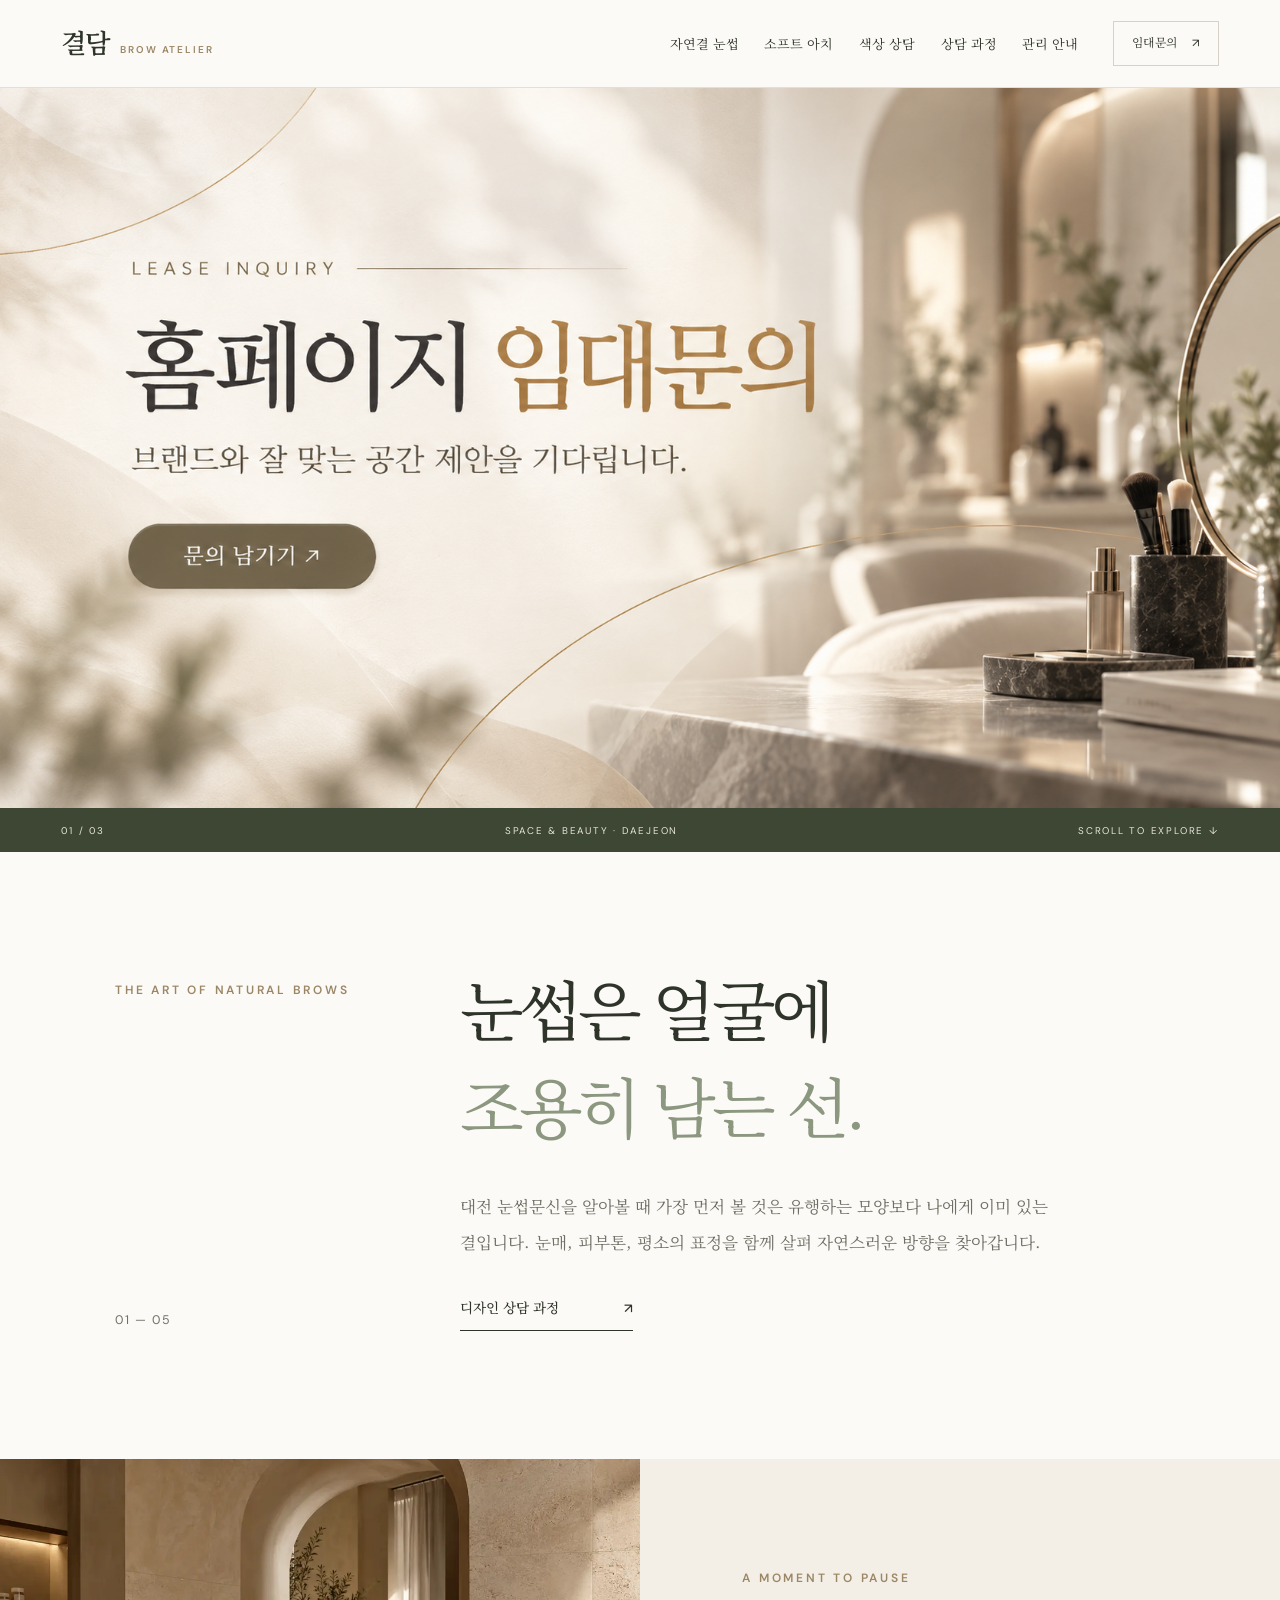
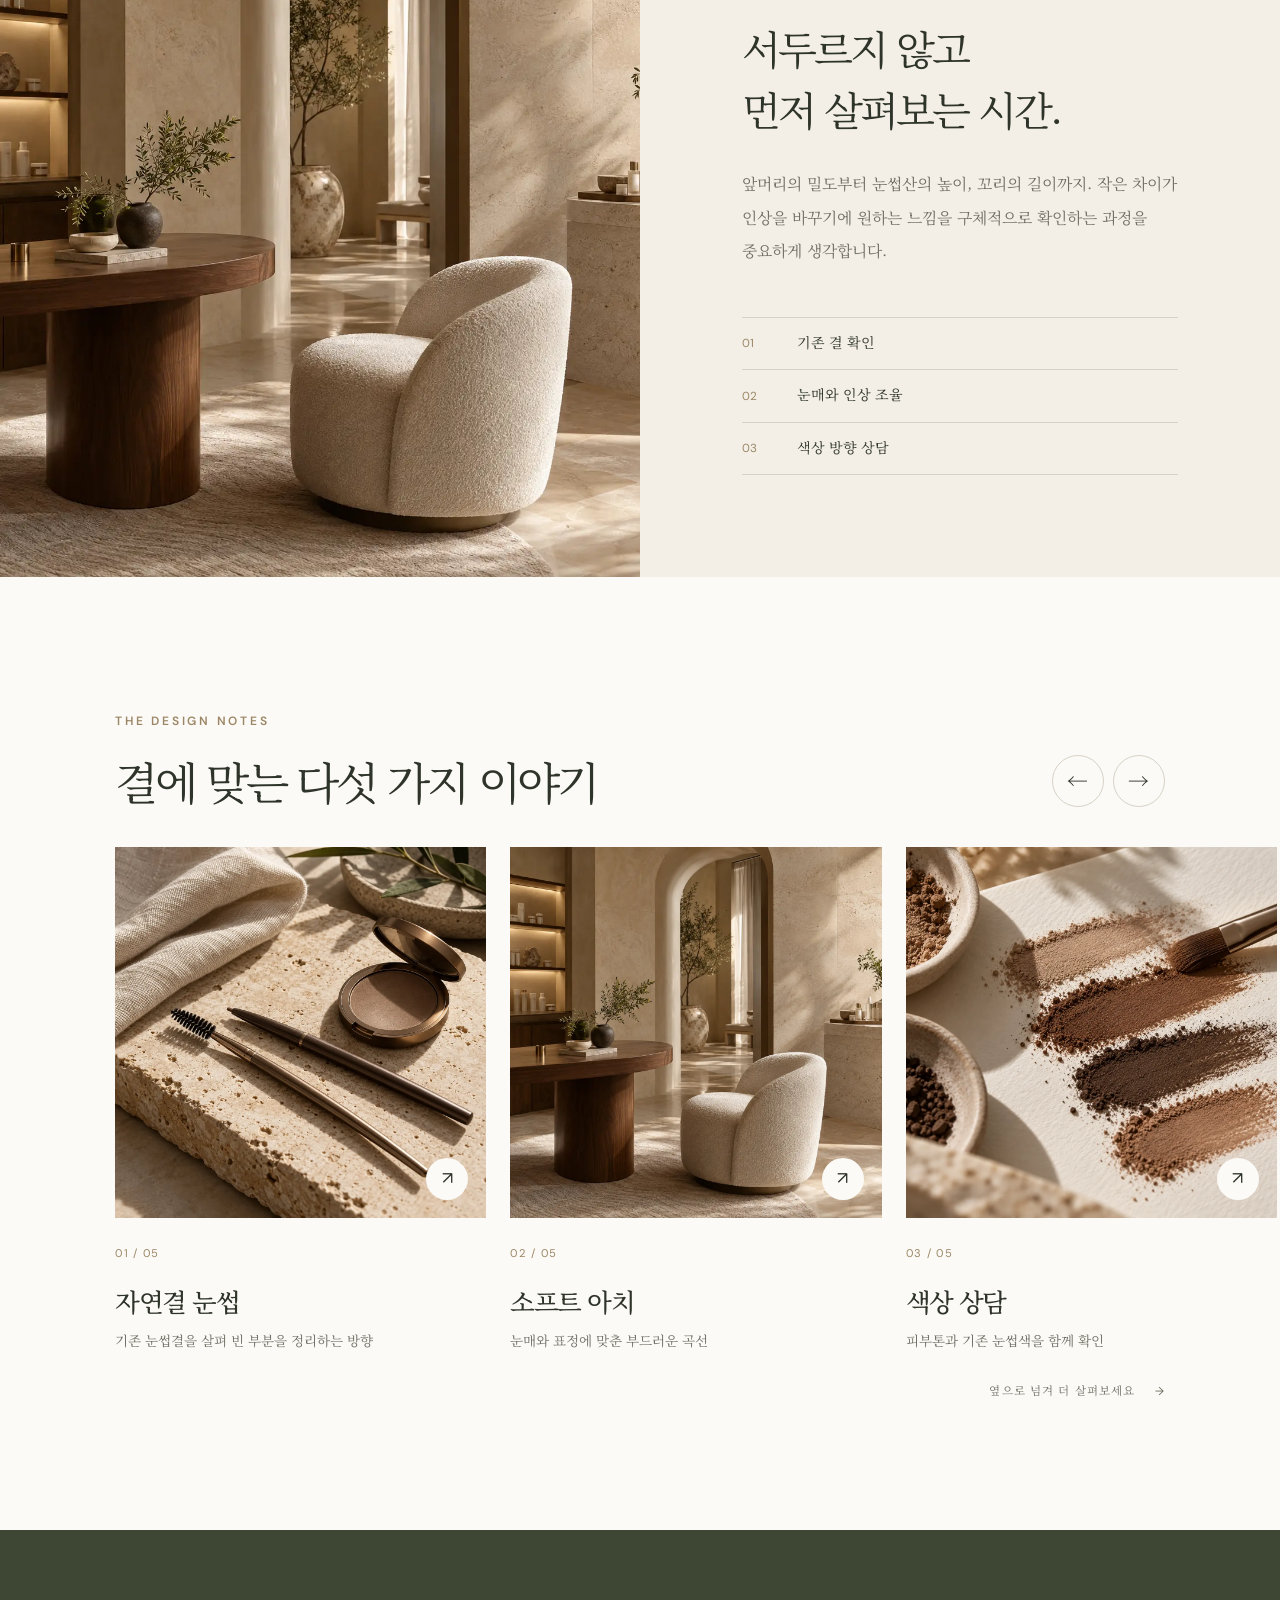
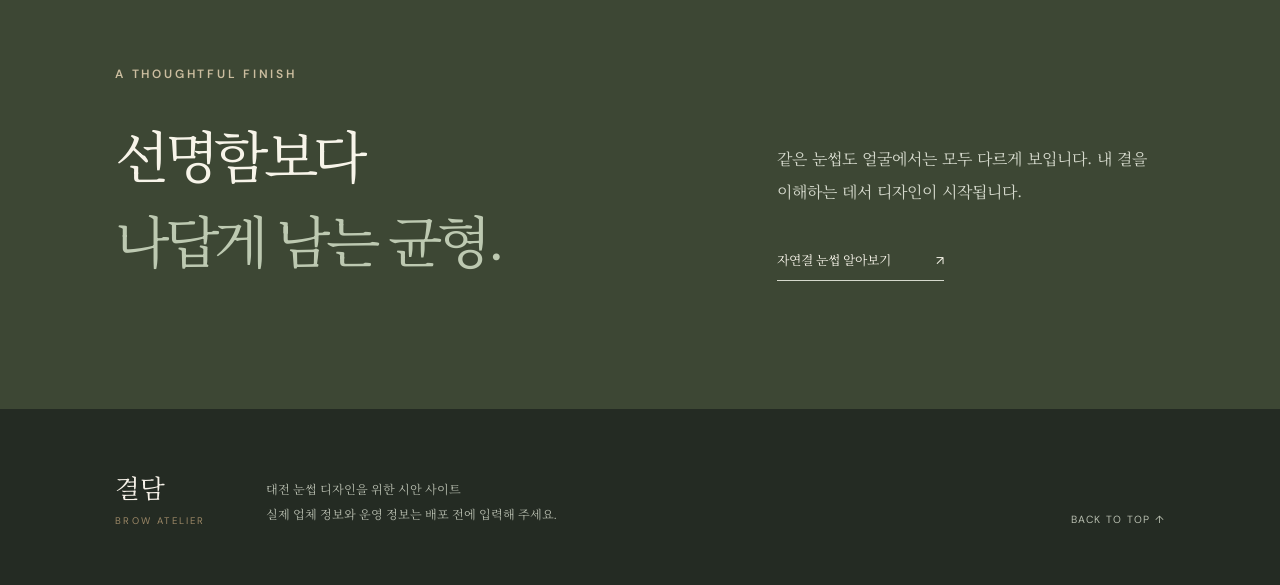
<file: index.html>
<!doctype html><html lang="ko"><head><meta charset="utf-8">
<meta name="viewport" content="width=device-width, initial-scale=1">
<title>대전 눈썹문신 잘하는 곳 | 자연눈썹·섀도우눈썹·콤보눈썹·헤어스트록·반영구수강·입술문신</title>
<meta name="description" content="대전 눈썹문신 잘하는 곳을 찾으신다면? 대전 서구 둔산동·월평동·탄방동 전문 토탈 뷰티샵 ">
<link rel="canonical" href="https://daejeon-eyebrow.tambleofficial.workers.dev/">
<meta property="og:type" content="website"><meta property="og:locale" content="ko_KR">
<meta property="og:site_name" content=""대전 눈썹문신 잘하는 곳"><meta property="og:title" content="대전 눈썹문신 잘하는 곳 | 자연눈썹·섀도우눈썹·콤보눈썹·헤어스트록·반영구수강·입술문신">
<meta property="og:description" content="대전 눈썹문신 잘하는 곳을 찾으신다면? 대전 서구 둔산동·월평동·탄방동 전문 토탈 뷰티샵">
<meta property="og:url" content="https://daejeon-eyebrow.tambleofficial.workers.dev/">
<meta property="og:image" content="https://daejeon-eyebrow.tambleofficial.workers.dev/assets/images/lease-inquiry.png">
<script type="application/ld+json">{"@context":"https://schema.org","@type":"ItemList","name":"결담 브로우 눈썹 디자인 안내","itemListElement":[{"@type":"ListItem","position":1,"name":"자연결 눈썹","image":"https://daejeon-eyebrow.tambleofficial.workers.dev/assets/images/brow.webp","url":"https://daejeon-eyebrow.tambleofficial.workers.dev/natural/"},{"@type":"ListItem","position":2,"name":"소프트 아치","image":"https://daejeon-eyebrow.tambleofficial.workers.dev/assets/images/studio.webp","url":"https://daejeon-eyebrow.tambleofficial.workers.dev/soft-arch/"},{"@type":"ListItem","position":3,"name":"색상 상담","image":"https://daejeon-eyebrow.tambleofficial.workers.dev/assets/images/color.webp","url":"https://daejeon-eyebrow.tambleofficial.workers.dev/color/"},{"@type":"ListItem","position":4,"name":"상담 과정","image":"https://daejeon-eyebrow.tambleofficial.workers.dev/assets/images/consult.webp","url":"https://daejeon-eyebrow.tambleofficial.workers.dev/process/"},{"@type":"ListItem","position":5,"name":"관리 안내","image":"https://daejeon-eyebrow.tambleofficial.workers.dev/assets/images/care.webp","url":"https://daejeon-eyebrow.tambleofficial.workers.dev/aftercare/"}]}</script>
<link rel="alternate" type="application/rss+xml" title="결담 브로우 RSS" href="https://daejeon-eyebrow.tambleofficial.workers.dev/rss.xml">
<link rel="describedby" href="https://daejeon-eyebrow.tambleofficial.workers.dev/llms.txt" type="text/plain">
<link rel="stylesheet" href="/assets/css/style.css">
<script src="/assets/js/site.js" defer></script>
</head><body><header class="site-header"><a class="brand" href="/" aria-label="결담 브로우 홈"><span class="brand-ko">결담</span><span class="brand-en">BROW ATELIER</span></a><button class="menu-button" aria-expanded="false" aria-controls="site-nav" type="button">MENU <span aria-hidden="true">☰</span></button><nav id="site-nav" class="site-nav" aria-label="주요 메뉴"><a href="/natural/" >자연결 눈썹</a><a href="/soft-arch/" >소프트 아치</a><a href="/color/" >색상 상담</a><a href="/process/" >상담 과정</a><a href="/aftercare/" >관리 안내</a></nav><a class="header-contact" href="https://pf.kakao.com/_QqyKn" target="_blank" rel="noopener noreferrer">임대문의 <span aria-hidden="true">↗</span></a></header><main><section class="hero-banner" aria-label="임대문의"><a href="https://pf.kakao.com/_QqyKn" target="_blank" rel="noopener noreferrer" aria-label="카카오 채널에서 임대문의하기 (새 창)"><img src="/assets/images/lease-inquiry.png" alt="홈페이지 임대문의. 브랜드와 잘 맞는 공간 제안을 기다립니다. 문의 남기기" width="1672" height="941" fetchpriority="high"></a><div class="hero-mobile-copy"><span class="eyebrow">LEASE INQUIRY</span><h2>홈페이지 <em>임대문의</em></h2><p>브랜드와 잘 맞는 공간 제안을 기다립니다.</p><a href="https://pf.kakao.com/_QqyKn" target="_blank" rel="noopener noreferrer">문의 남기기 <span aria-hidden="true">↗</span></a></div><div class="hero-caption"><span>01 / 03</span><span>SPACE &amp; BEAUTY · DAEJEON</span><span>SCROLL TO EXPLORE ↓</span></div></section><section class="intro" id="designs"><div class="intro-side"><span class="eyebrow">THE ART OF NATURAL BROWS</span><span class="intro-number">01 — 05</span></div><div class="intro-main"><h1>눈썹은 얼굴에<br><em>조용히 남는 선.</em></h1><p>대전 눈썹문신을 알아볼 때 가장 먼저 볼 것은 유행하는 모양보다 나에게 이미 있는 결입니다. 눈매, 피부톤, 평소의 표정을 함께 살펴 자연스러운 방향을 찾아갑니다.</p><a class="text-link" href="/process/">디자인 상담 과정 <span aria-hidden="true">↗</span></a></div></section><section class="studio-feature"><div class="studio-photo"><img src="/assets/images/studio.webp" alt="따뜻한 자연광이 드는 차분한 상담 공간" width="1024" height="1024" loading="lazy"></div><div class="studio-copy"><span class="eyebrow">A MOMENT TO PAUSE</span><h2>서두르지 않고<br>먼저 살펴보는 시간.</h2><p>앞머리의 밀도부터 눈썹산의 높이, 꼬리의 길이까지. 작은 차이가 인상을 바꾸기에 원하는 느낌을 구체적으로 확인하는 과정을 중요하게 생각합니다.</p><div class="studio-rule"><span>01</span><span>기존 결 확인</span></div><div class="studio-rule"><span>02</span><span>눈매와 인상 조율</span></div><div class="studio-rule"><span>03</span><span>색상 방향 상담</span></div></div></section><section class="carousel-section" aria-label="눈썹 디자인 안내"><div class="section-heading"><div><span class="eyebrow">THE DESIGN NOTES</span><h2>결에 맞는 다섯 가지 이야기</h2></div><div class="carousel-controls"><button type="button" class="prev" aria-label="이전 카드">←</button><button type="button" class="next" aria-label="다음 카드">→</button></div></div><div class="carousel" tabindex="0"><article class="card"><a href="/natural/"><div class="card-image"><img src="/assets/images/brow.webp" alt="자연결 눈썹 안내 이미지" loading="lazy" width="1024" height="1024"><span class="card-image-link" aria-hidden="true">↗</span></div><div class="card-copy"><span class="number">01 / 05</span><h3>자연결 눈썹</h3><p>기존 눈썹결을 살펴 빈 부분을 정리하는 방향</p></div></a></article><article class="card"><a href="/soft-arch/"><div class="card-image"><img src="/assets/images/studio.webp" alt="소프트 아치 안내 이미지" loading="lazy" width="1024" height="1024"><span class="card-image-link" aria-hidden="true">↗</span></div><div class="card-copy"><span class="number">02 / 05</span><h3>소프트 아치</h3><p>눈매와 표정에 맞춘 부드러운 곡선</p></div></a></article><article class="card"><a href="/color/"><div class="card-image"><img src="/assets/images/color.webp" alt="색상 상담 안내 이미지" loading="lazy" width="1024" height="1024"><span class="card-image-link" aria-hidden="true">↗</span></div><div class="card-copy"><span class="number">03 / 05</span><h3>색상 상담</h3><p>피부톤과 기존 눈썹색을 함께 확인</p></div></a></article><article class="card"><a href="/process/"><div class="card-image"><img src="/assets/images/consult.webp" alt="상담 과정 안내 이미지" loading="lazy" width="1024" height="1024"><span class="card-image-link" aria-hidden="true">↗</span></div><div class="card-copy"><span class="number">04 / 05</span><h3>상담 과정</h3><p>모양을 결정하기 전 확인할 것들</p></div></a></article><article class="card"><a href="/aftercare/"><div class="card-image"><img src="/assets/images/care.webp" alt="관리 안내 안내 이미지" loading="lazy" width="1024" height="1024"><span class="card-image-link" aria-hidden="true">↗</span></div><div class="card-copy"><span class="number">05 / 05</span><h3>관리 안내</h3><p>시술 후 일상 관리에서 살필 점</p></div></a></article></div><p class="carousel-hint">옆으로 넘겨 더 살펴보세요 <span aria-hidden="true">→</span></p></section><section class="statement"><div><span class="eyebrow">A THOUGHTFUL FINISH</span><h2>선명함보다<br><em>나답게 남는 균형.</em></h2></div><div><p>같은 눈썹도 얼굴에서는 모두 다르게 보입니다. 내 결을 이해하는 데서 디자인이 시작됩니다.</p><a class="light-link" href="/natural/">자연결 눈썹 알아보기 <span aria-hidden="true">↗</span></a></div></section></main><footer class="footer"><div class="footer-brand">결담 <span>BROW ATELIER</span></div><div class="footer-note"><p>대전 눈썹 디자인을 위한 시안 사이트</p><p>실제 업체 정보와 운영 정보는 배포 전에 입력해 주세요.</p></div><a href="/">BACK TO TOP ↑</a></footer></body></html>
</file>
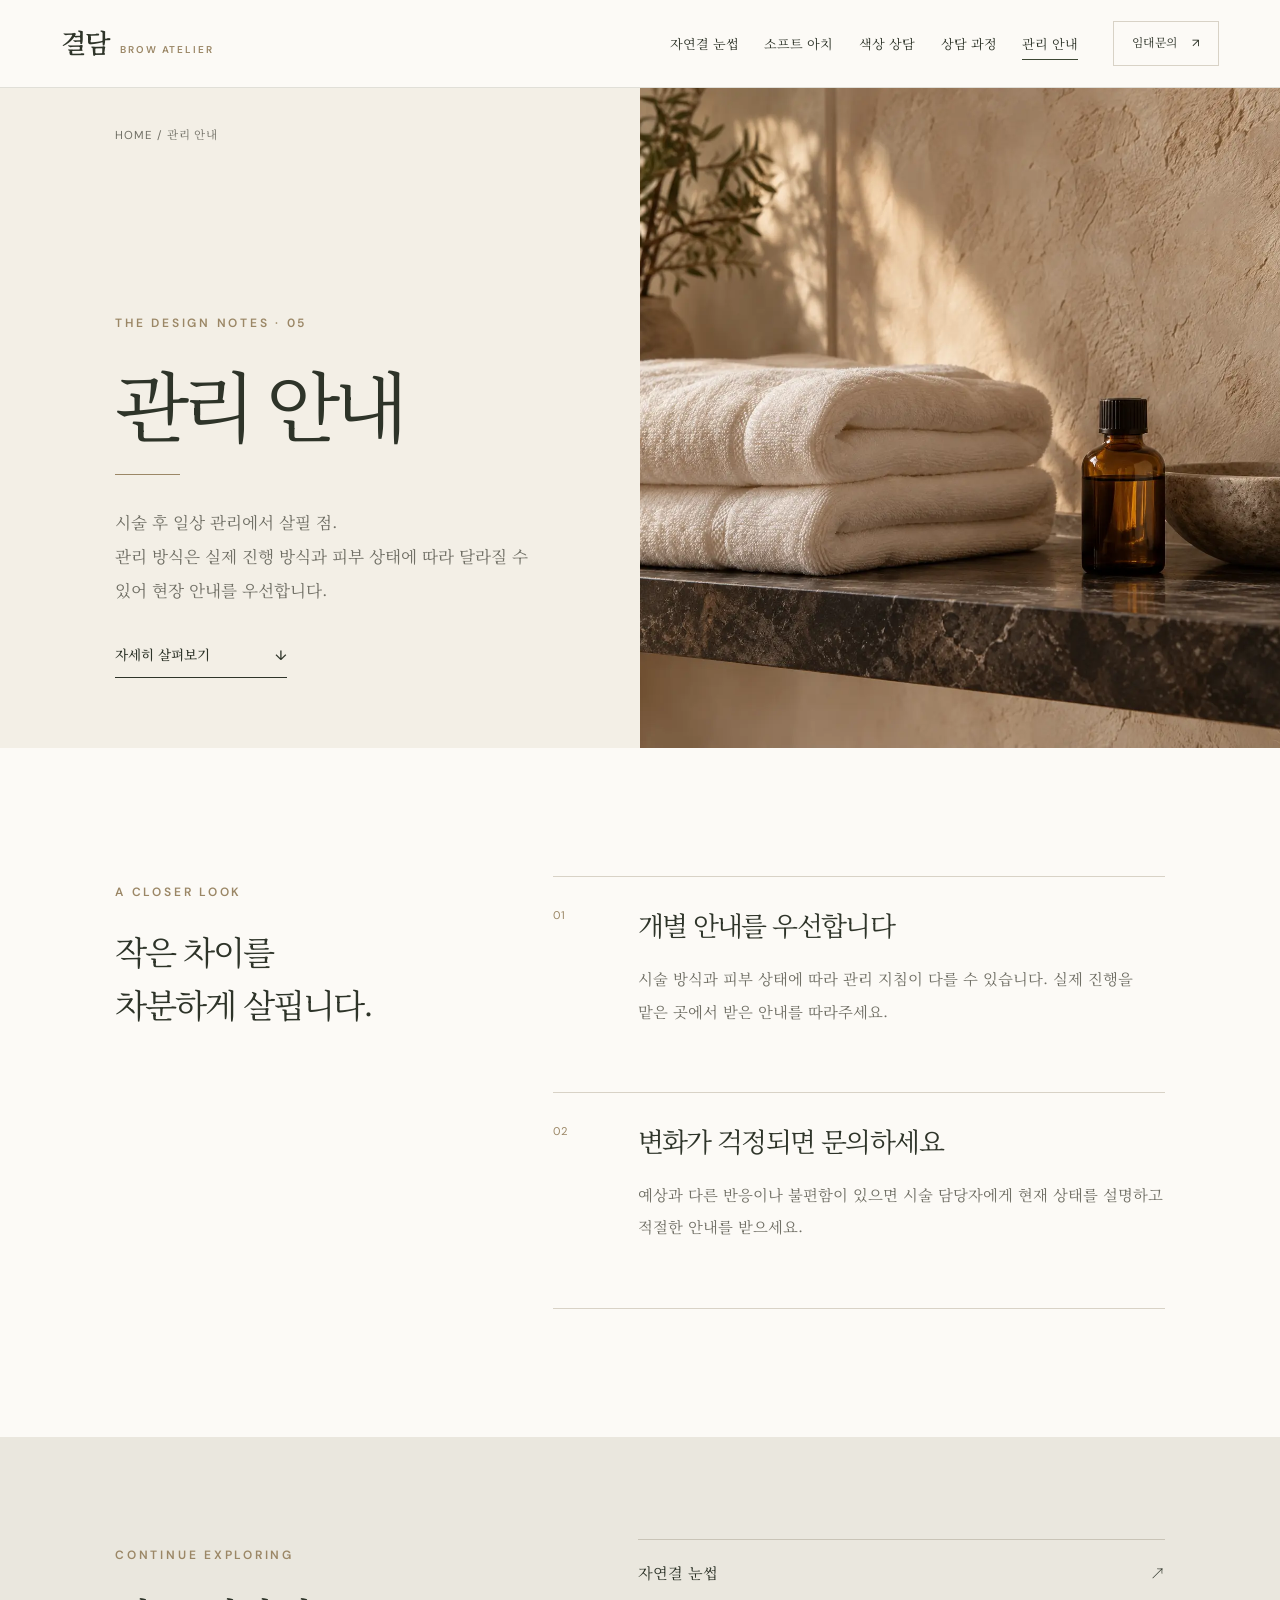
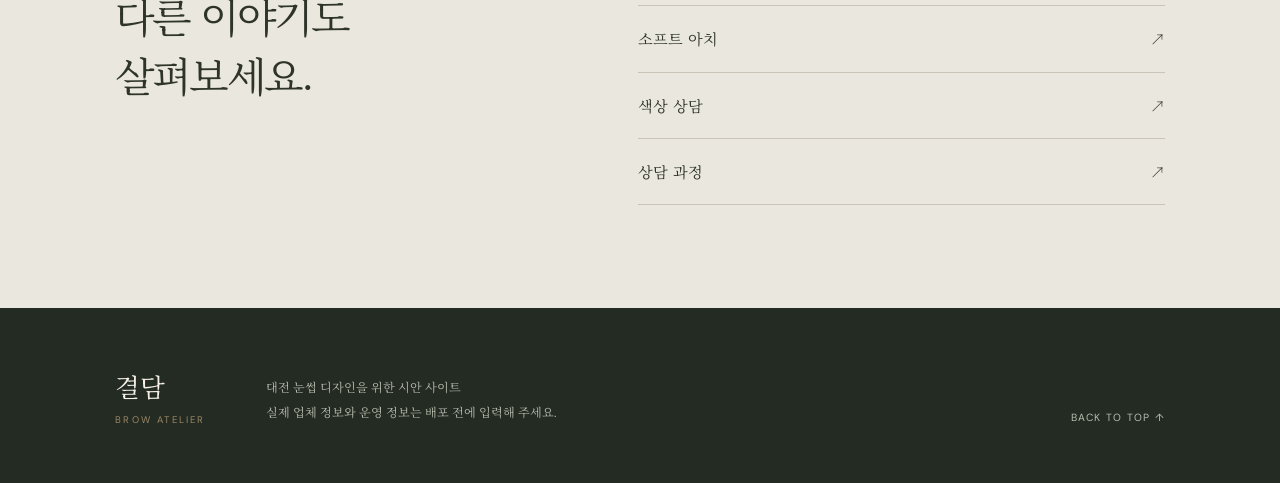
<file: aftercare/index.html>
<!doctype html><html lang="ko"><head><meta charset="utf-8">
<meta name="viewport" content="width=device-width, initial-scale=1">
<title>관리 안내 | 대전 눈썹문신 · 결담 브로우</title>
<meta name="description" content="대전 눈썹문신 관리 안내 안내. 관리 방식은 실제 진행 방식과 피부 상태에 따라 달라질 수 있어 현장 안내를 우선합니다.">
<link rel="canonical" href="https://daejeon-eyebrow.tambleofficial.workers.dev/aftercare/">
<meta property="og:type" content="website"><meta property="og:locale" content="ko_KR">
<meta property="og:site_name" content="결담 브로우"><meta property="og:title" content="관리 안내 | 대전 눈썹문신 · 결담 브로우">
<meta property="og:description" content="대전 눈썹문신 관리 안내 안내. 관리 방식은 실제 진행 방식과 피부 상태에 따라 달라질 수 있어 현장 안내를 우선합니다.">
<meta property="og:url" content="https://daejeon-eyebrow.tambleofficial.workers.dev/aftercare/">
<meta property="og:image" content="https://daejeon-eyebrow.tambleofficial.workers.dev/assets/images/care.webp">
<link rel="alternate" type="application/rss+xml" title="결담 브로우 RSS" href="https://daejeon-eyebrow.tambleofficial.workers.dev/rss.xml">
<link rel="describedby" href="https://daejeon-eyebrow.tambleofficial.workers.dev/llms.txt" type="text/plain">
<link rel="stylesheet" href="/assets/css/style.css">
<script src="/assets/js/site.js" defer></script>
</head><body><header class="site-header"><a class="brand" href="/" aria-label="결담 브로우 홈"><span class="brand-ko">결담</span><span class="brand-en">BROW ATELIER</span></a><button class="menu-button" aria-expanded="false" aria-controls="site-nav" type="button">MENU <span aria-hidden="true">☰</span></button><nav id="site-nav" class="site-nav" aria-label="주요 메뉴"><a href="/natural/" >자연결 눈썹</a><a href="/soft-arch/" >소프트 아치</a><a href="/color/" >색상 상담</a><a href="/process/" >상담 과정</a><a href="/aftercare/" aria-current=page>관리 안내</a></nav><a class="header-contact" href="https://pf.kakao.com/_QqyKn" target="_blank" rel="noopener noreferrer">임대문의 <span aria-hidden="true">↗</span></a></header><main><section class="detail-hero"><div class="detail-heading"><div class="breadcrumb"><a href="/">HOME</a><span> / </span>관리 안내</div><span class="eyebrow">THE DESIGN NOTES · 05</span><h1>관리 안내</h1><span class="heading-line"></span><p class="lead">시술 후 일상 관리에서 살필 점.<br>관리 방식은 실제 진행 방식과 피부 상태에 따라 달라질 수 있어 현장 안내를 우선합니다.</p><a class="text-link" href="#read-more">자세히 살펴보기 <span aria-hidden="true">↓</span></a></div><div class="detail-image"><img src="/assets/images/care.webp" alt="관리 안내 안내 이미지" width="1024" height="1024"></div></section><div class="detail-content" id="read-more"><div class="detail-kicker"><span class="eyebrow">A CLOSER LOOK</span><p>작은 차이를<br>차분하게 살핍니다.</p></div><div class="detail-text"><section class="detail-block"><span class="number">01</span><div><h2>개별 안내를 우선합니다</h2><p>시술 방식과 피부 상태에 따라 관리 지침이 다를 수 있습니다. 실제 진행을 맡은 곳에서 받은 안내를 따라주세요.</p></div></section><section class="detail-block"><span class="number">02</span><div><h2>변화가 걱정되면 문의하세요</h2><p>예상과 다른 반응이나 불편함이 있으면 시술 담당자에게 현재 상태를 설명하고 적절한 안내를 받으세요.</p></div></section></div></div><section class="related"><div><span class="eyebrow">CONTINUE EXPLORING</span><h2>다른 이야기도<br>살펴보세요.</h2></div><div class="related-links"><a href="/natural/"><span>자연결 눈썹</span><span aria-hidden="true">↗</span></a><a href="/soft-arch/"><span>소프트 아치</span><span aria-hidden="true">↗</span></a><a href="/color/"><span>색상 상담</span><span aria-hidden="true">↗</span></a><a href="/process/"><span>상담 과정</span><span aria-hidden="true">↗</span></a></div></section></main><footer class="footer"><div class="footer-brand">결담 <span>BROW ATELIER</span></div><div class="footer-note"><p>대전 눈썹 디자인을 위한 시안 사이트</p><p>실제 업체 정보와 운영 정보는 배포 전에 입력해 주세요.</p></div><a href="/">BACK TO TOP ↑</a></footer></body></html>
</file>
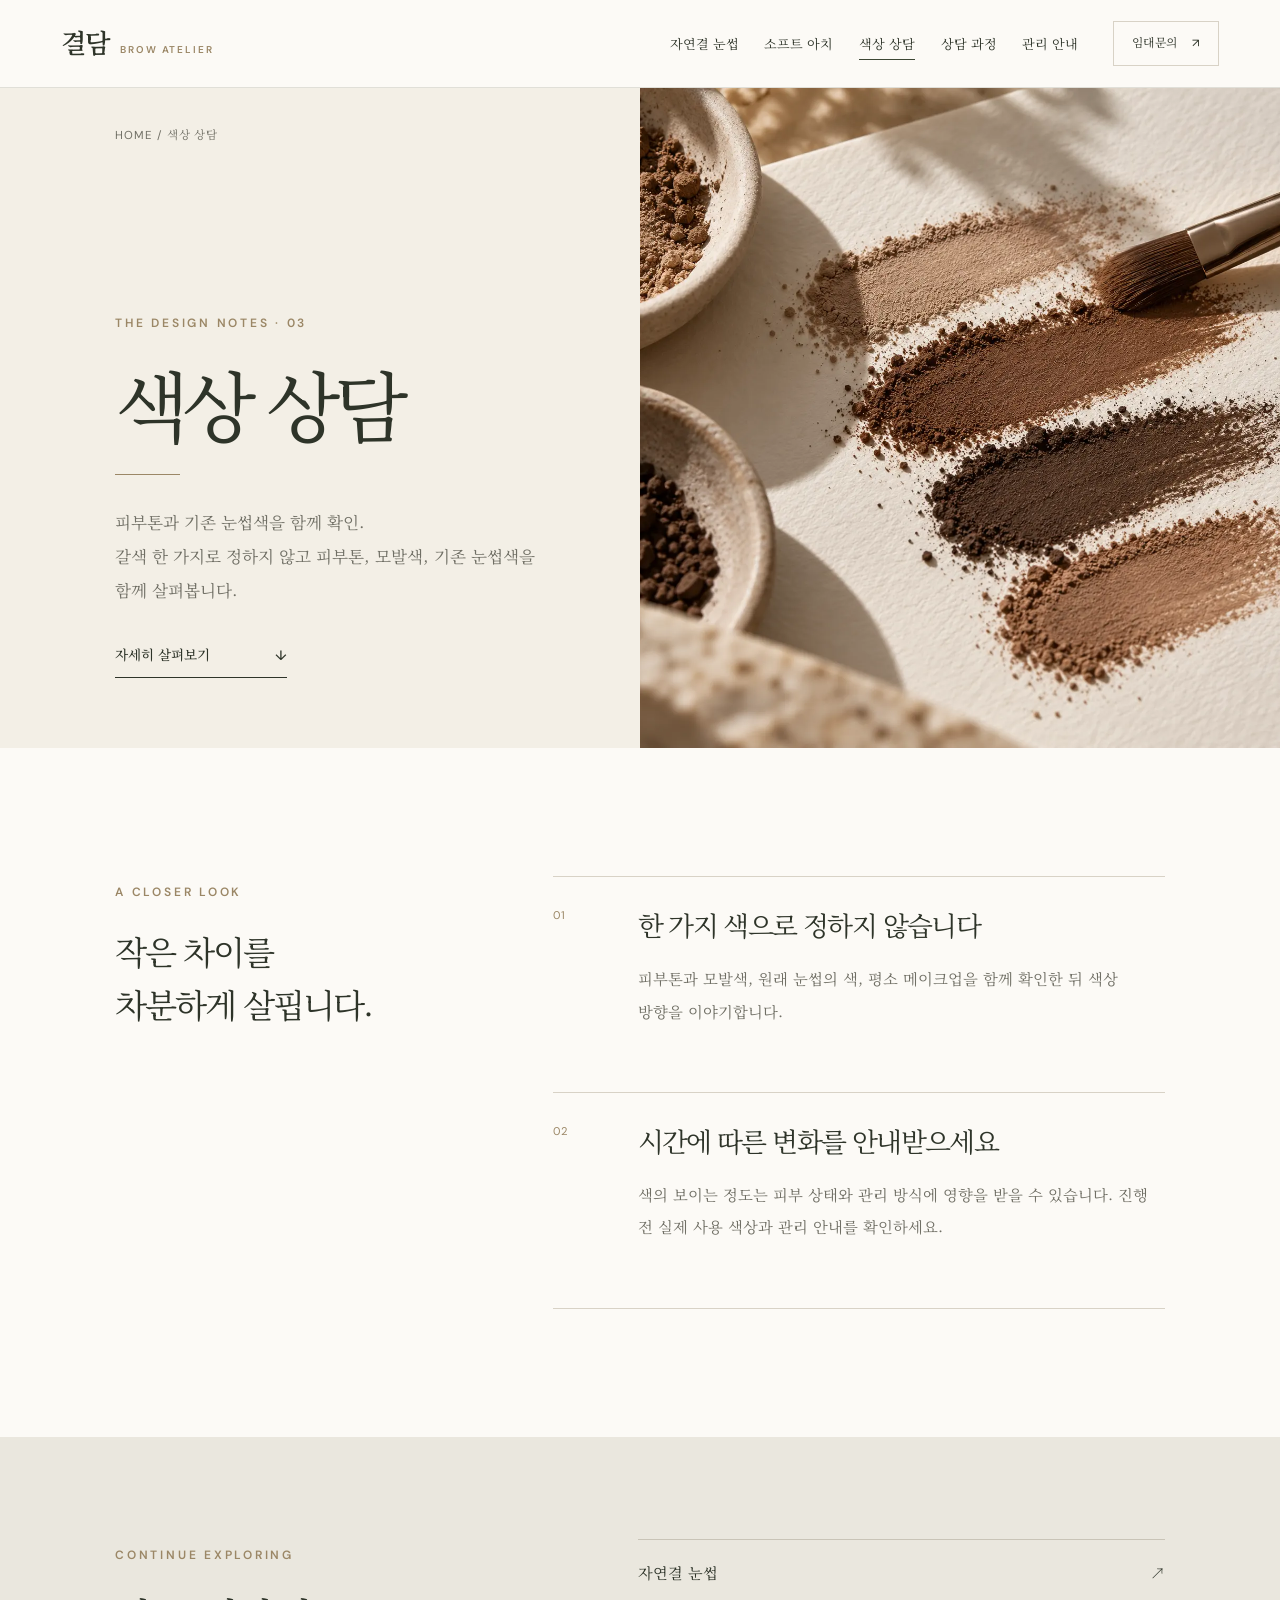
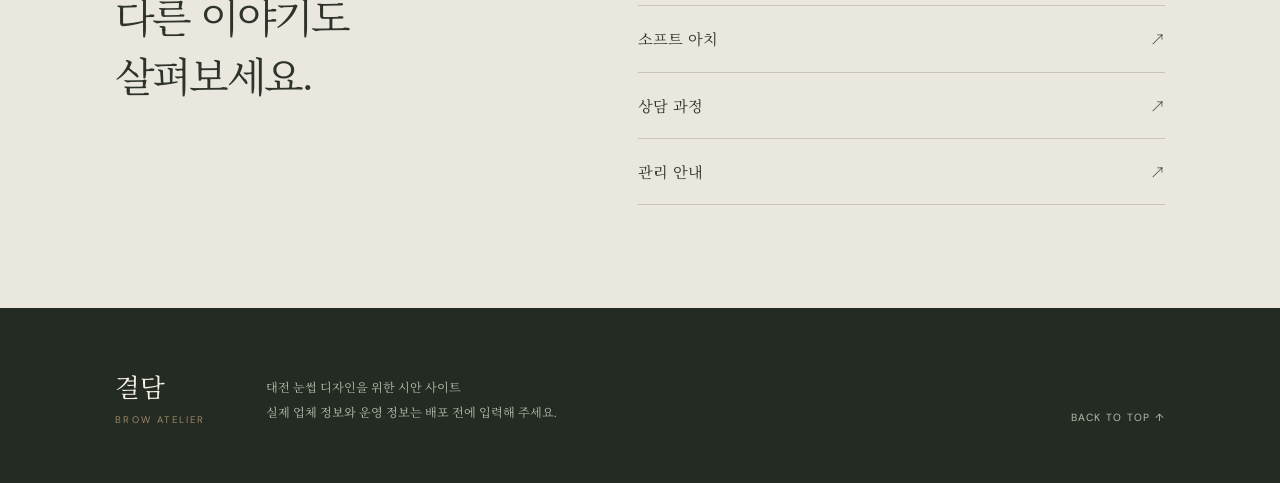
<file: color/index.html>
<!doctype html><html lang="ko"><head><meta charset="utf-8">
<meta name="viewport" content="width=device-width, initial-scale=1">
<title>색상 상담 | 대전 눈썹문신 · 결담 브로우</title>
<meta name="description" content="대전 눈썹문신 색상 상담 안내. 갈색 한 가지로 정하지 않고 피부톤, 모발색, 기존 눈썹색을 함께 살펴봅니다.">
<link rel="canonical" href="https://daejeon-eyebrow.tambleofficial.workers.dev/color/">
<meta property="og:type" content="website"><meta property="og:locale" content="ko_KR">
<meta property="og:site_name" content="결담 브로우"><meta property="og:title" content="색상 상담 | 대전 눈썹문신 · 결담 브로우">
<meta property="og:description" content="대전 눈썹문신 색상 상담 안내. 갈색 한 가지로 정하지 않고 피부톤, 모발색, 기존 눈썹색을 함께 살펴봅니다.">
<meta property="og:url" content="https://daejeon-eyebrow.tambleofficial.workers.dev/color/">
<meta property="og:image" content="https://daejeon-eyebrow.tambleofficial.workers.dev/assets/images/color.webp">
<link rel="alternate" type="application/rss+xml" title="결담 브로우 RSS" href="https://daejeon-eyebrow.tambleofficial.workers.dev/rss.xml">
<link rel="describedby" href="https://daejeon-eyebrow.tambleofficial.workers.dev/llms.txt" type="text/plain">
<link rel="stylesheet" href="/assets/css/style.css">
<script src="/assets/js/site.js" defer></script>
</head><body><header class="site-header"><a class="brand" href="/" aria-label="결담 브로우 홈"><span class="brand-ko">결담</span><span class="brand-en">BROW ATELIER</span></a><button class="menu-button" aria-expanded="false" aria-controls="site-nav" type="button">MENU <span aria-hidden="true">☰</span></button><nav id="site-nav" class="site-nav" aria-label="주요 메뉴"><a href="/natural/" >자연결 눈썹</a><a href="/soft-arch/" >소프트 아치</a><a href="/color/" aria-current=page>색상 상담</a><a href="/process/" >상담 과정</a><a href="/aftercare/" >관리 안내</a></nav><a class="header-contact" href="https://pf.kakao.com/_QqyKn" target="_blank" rel="noopener noreferrer">임대문의 <span aria-hidden="true">↗</span></a></header><main><section class="detail-hero"><div class="detail-heading"><div class="breadcrumb"><a href="/">HOME</a><span> / </span>색상 상담</div><span class="eyebrow">THE DESIGN NOTES · 03</span><h1>색상 상담</h1><span class="heading-line"></span><p class="lead">피부톤과 기존 눈썹색을 함께 확인.<br>갈색 한 가지로 정하지 않고 피부톤, 모발색, 기존 눈썹색을 함께 살펴봅니다.</p><a class="text-link" href="#read-more">자세히 살펴보기 <span aria-hidden="true">↓</span></a></div><div class="detail-image"><img src="/assets/images/color.webp" alt="색상 상담 안내 이미지" width="1024" height="1024"></div></section><div class="detail-content" id="read-more"><div class="detail-kicker"><span class="eyebrow">A CLOSER LOOK</span><p>작은 차이를<br>차분하게 살핍니다.</p></div><div class="detail-text"><section class="detail-block"><span class="number">01</span><div><h2>한 가지 색으로 정하지 않습니다</h2><p>피부톤과 모발색, 원래 눈썹의 색, 평소 메이크업을 함께 확인한 뒤 색상 방향을 이야기합니다.</p></div></section><section class="detail-block"><span class="number">02</span><div><h2>시간에 따른 변화를 안내받으세요</h2><p>색의 보이는 정도는 피부 상태와 관리 방식에 영향을 받을 수 있습니다. 진행 전 실제 사용 색상과 관리 안내를 확인하세요.</p></div></section></div></div><section class="related"><div><span class="eyebrow">CONTINUE EXPLORING</span><h2>다른 이야기도<br>살펴보세요.</h2></div><div class="related-links"><a href="/natural/"><span>자연결 눈썹</span><span aria-hidden="true">↗</span></a><a href="/soft-arch/"><span>소프트 아치</span><span aria-hidden="true">↗</span></a><a href="/process/"><span>상담 과정</span><span aria-hidden="true">↗</span></a><a href="/aftercare/"><span>관리 안내</span><span aria-hidden="true">↗</span></a></div></section></main><footer class="footer"><div class="footer-brand">결담 <span>BROW ATELIER</span></div><div class="footer-note"><p>대전 눈썹 디자인을 위한 시안 사이트</p><p>실제 업체 정보와 운영 정보는 배포 전에 입력해 주세요.</p></div><a href="/">BACK TO TOP ↑</a></footer></body></html>
</file>
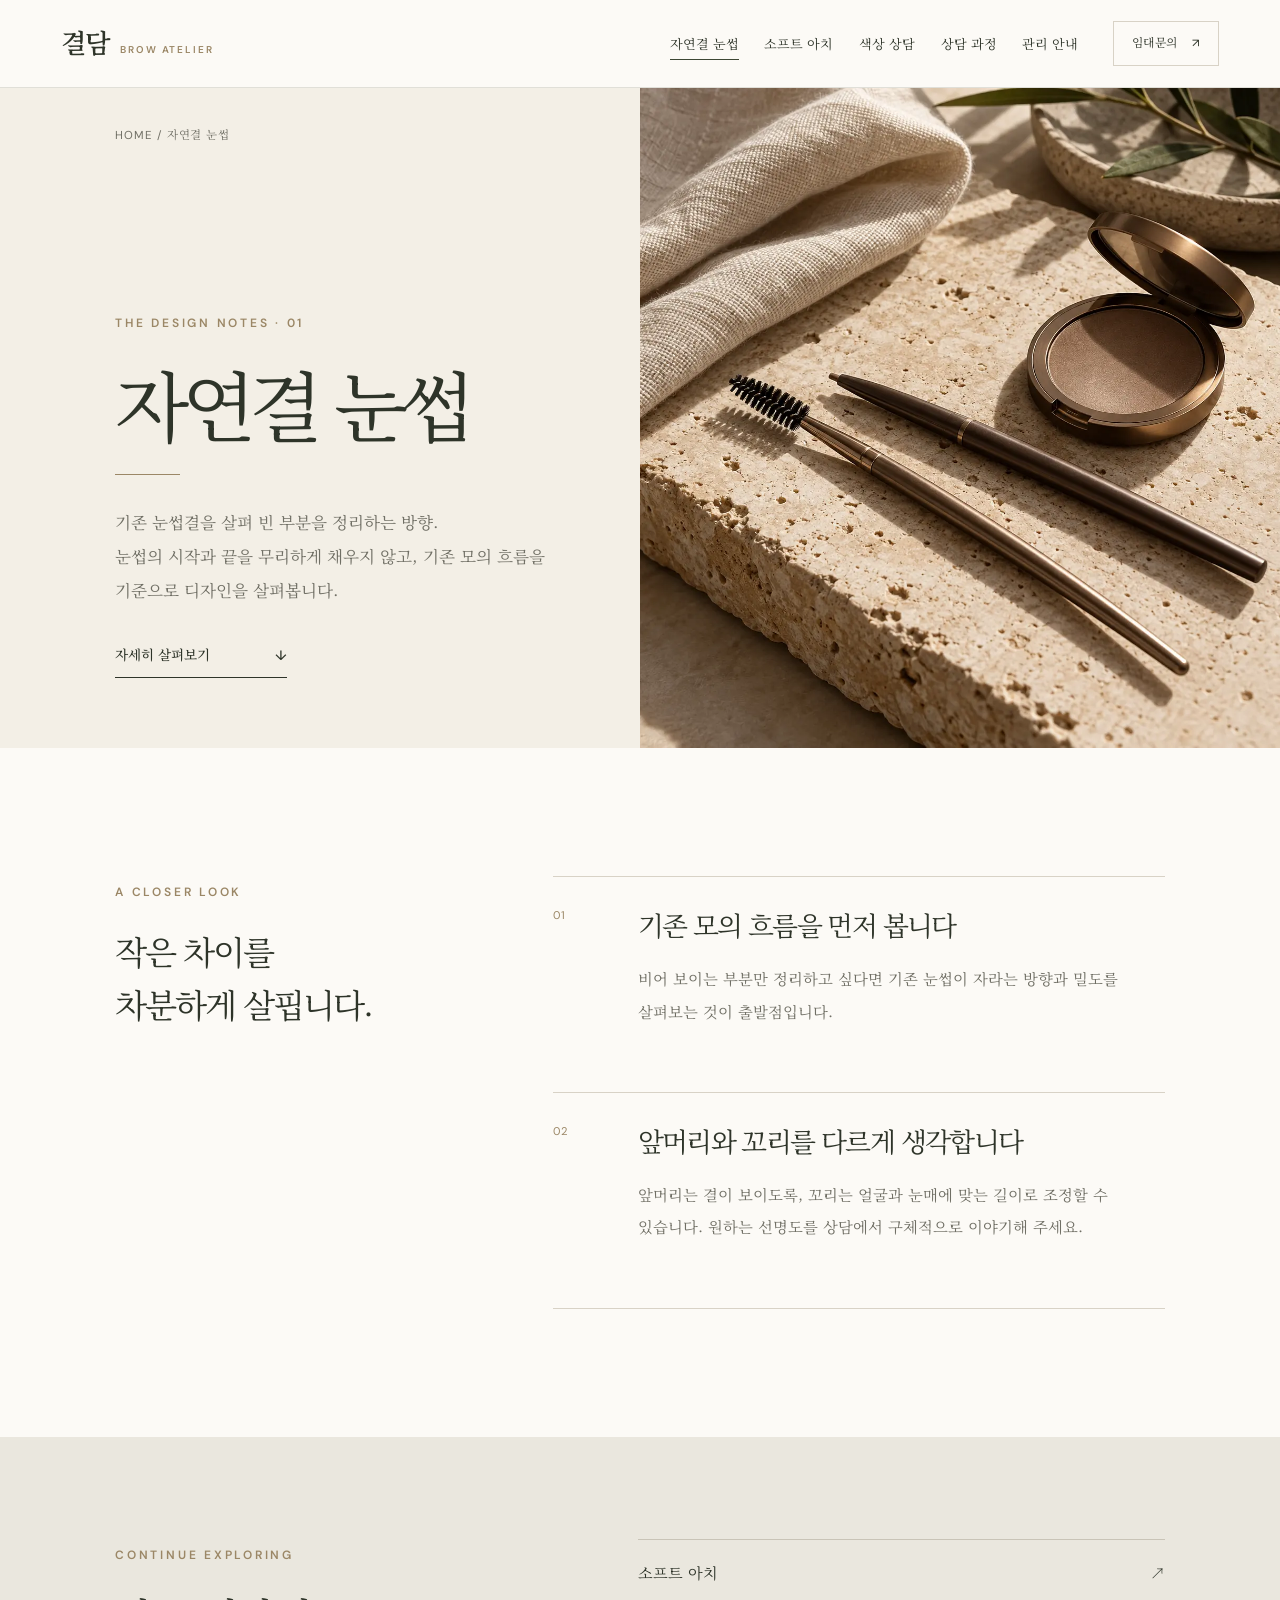
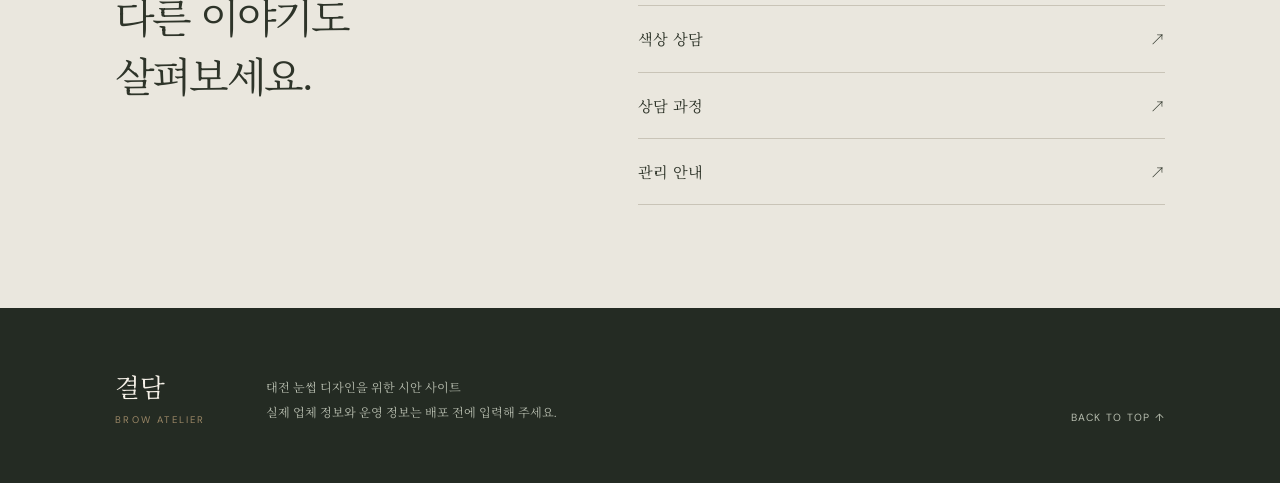
<file: natural/index.html>
<!doctype html><html lang="ko"><head><meta charset="utf-8">
<meta name="viewport" content="width=device-width, initial-scale=1">
<title>자연결 눈썹 | 대전 눈썹문신 · 결담 브로우</title>
<meta name="description" content="대전 눈썹문신 자연결 눈썹 안내. 눈썹의 시작과 끝을 무리하게 채우지 않고, 기존 모의 흐름을 기준으로 디자인을 살펴봅니다.">
<link rel="canonical" href="https://daejeon-eyebrow.tambleofficial.workers.dev/natural/">
<meta property="og:type" content="website"><meta property="og:locale" content="ko_KR">
<meta property="og:site_name" content="결담 브로우"><meta property="og:title" content="자연결 눈썹 | 대전 눈썹문신 · 결담 브로우">
<meta property="og:description" content="대전 눈썹문신 자연결 눈썹 안내. 눈썹의 시작과 끝을 무리하게 채우지 않고, 기존 모의 흐름을 기준으로 디자인을 살펴봅니다.">
<meta property="og:url" content="https://daejeon-eyebrow.tambleofficial.workers.dev/natural/">
<meta property="og:image" content="https://daejeon-eyebrow.tambleofficial.workers.dev/assets/images/brow.webp">
<link rel="alternate" type="application/rss+xml" title="결담 브로우 RSS" href="https://daejeon-eyebrow.tambleofficial.workers.dev/rss.xml">
<link rel="describedby" href="https://daejeon-eyebrow.tambleofficial.workers.dev/llms.txt" type="text/plain">
<link rel="stylesheet" href="/assets/css/style.css">
<script src="/assets/js/site.js" defer></script>
</head><body><header class="site-header"><a class="brand" href="/" aria-label="결담 브로우 홈"><span class="brand-ko">결담</span><span class="brand-en">BROW ATELIER</span></a><button class="menu-button" aria-expanded="false" aria-controls="site-nav" type="button">MENU <span aria-hidden="true">☰</span></button><nav id="site-nav" class="site-nav" aria-label="주요 메뉴"><a href="/natural/" aria-current=page>자연결 눈썹</a><a href="/soft-arch/" >소프트 아치</a><a href="/color/" >색상 상담</a><a href="/process/" >상담 과정</a><a href="/aftercare/" >관리 안내</a></nav><a class="header-contact" href="https://pf.kakao.com/_QqyKn" target="_blank" rel="noopener noreferrer">임대문의 <span aria-hidden="true">↗</span></a></header><main><section class="detail-hero"><div class="detail-heading"><div class="breadcrumb"><a href="/">HOME</a><span> / </span>자연결 눈썹</div><span class="eyebrow">THE DESIGN NOTES · 01</span><h1>자연결 눈썹</h1><span class="heading-line"></span><p class="lead">기존 눈썹결을 살펴 빈 부분을 정리하는 방향.<br>눈썹의 시작과 끝을 무리하게 채우지 않고, 기존 모의 흐름을 기준으로 디자인을 살펴봅니다.</p><a class="text-link" href="#read-more">자세히 살펴보기 <span aria-hidden="true">↓</span></a></div><div class="detail-image"><img src="/assets/images/brow.webp" alt="자연결 눈썹 안내 이미지" width="1024" height="1024"></div></section><div class="detail-content" id="read-more"><div class="detail-kicker"><span class="eyebrow">A CLOSER LOOK</span><p>작은 차이를<br>차분하게 살핍니다.</p></div><div class="detail-text"><section class="detail-block"><span class="number">01</span><div><h2>기존 모의 흐름을 먼저 봅니다</h2><p>비어 보이는 부분만 정리하고 싶다면 기존 눈썹이 자라는 방향과 밀도를 살펴보는 것이 출발점입니다.</p></div></section><section class="detail-block"><span class="number">02</span><div><h2>앞머리와 꼬리를 다르게 생각합니다</h2><p>앞머리는 결이 보이도록, 꼬리는 얼굴과 눈매에 맞는 길이로 조정할 수 있습니다. 원하는 선명도를 상담에서 구체적으로 이야기해 주세요.</p></div></section></div></div><section class="related"><div><span class="eyebrow">CONTINUE EXPLORING</span><h2>다른 이야기도<br>살펴보세요.</h2></div><div class="related-links"><a href="/soft-arch/"><span>소프트 아치</span><span aria-hidden="true">↗</span></a><a href="/color/"><span>색상 상담</span><span aria-hidden="true">↗</span></a><a href="/process/"><span>상담 과정</span><span aria-hidden="true">↗</span></a><a href="/aftercare/"><span>관리 안내</span><span aria-hidden="true">↗</span></a></div></section></main><footer class="footer"><div class="footer-brand">결담 <span>BROW ATELIER</span></div><div class="footer-note"><p>대전 눈썹 디자인을 위한 시안 사이트</p><p>실제 업체 정보와 운영 정보는 배포 전에 입력해 주세요.</p></div><a href="/">BACK TO TOP ↑</a></footer></body></html>
</file>
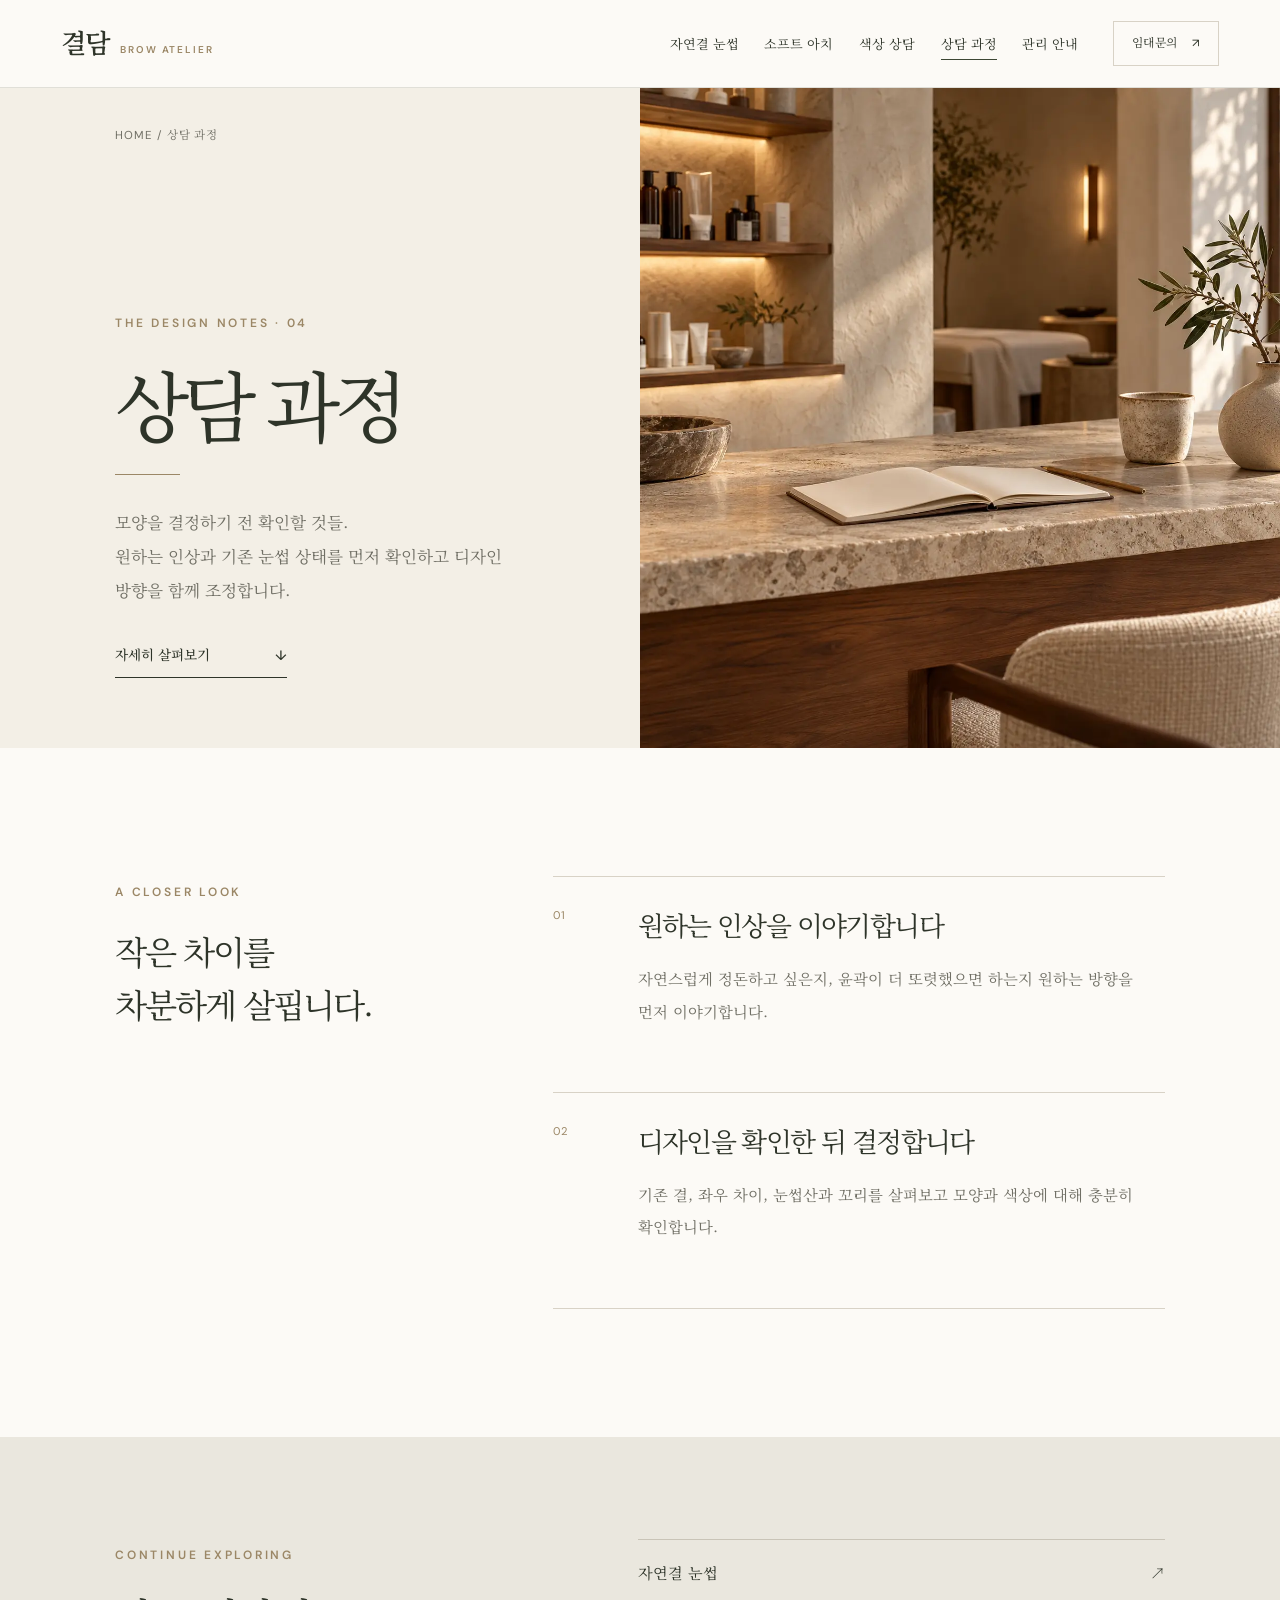
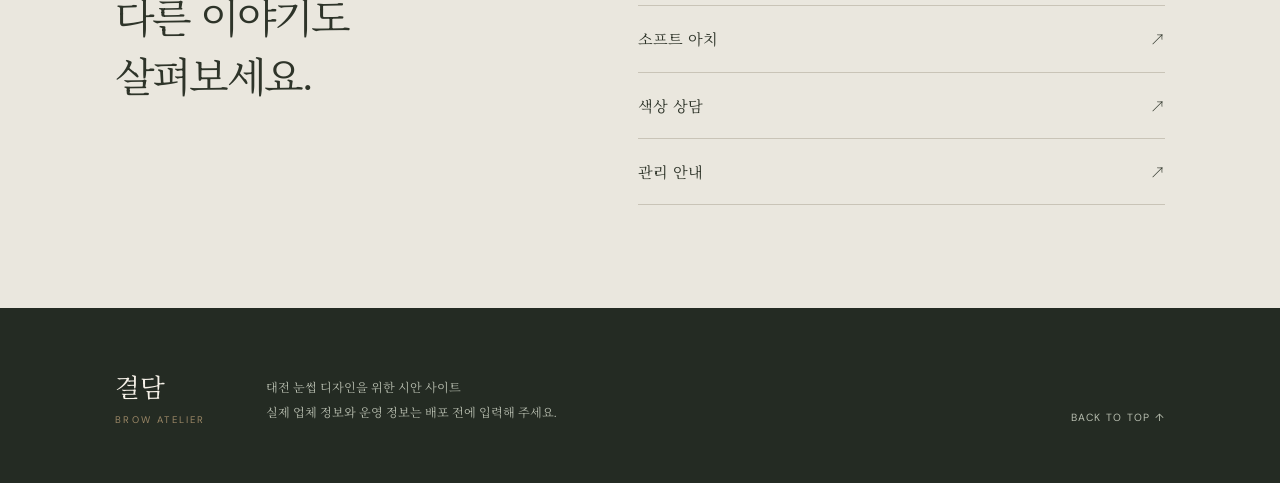
<file: process/index.html>
<!doctype html><html lang="ko"><head><meta charset="utf-8">
<meta name="viewport" content="width=device-width, initial-scale=1">
<title>상담 과정 | 대전 눈썹문신 · 결담 브로우</title>
<meta name="description" content="대전 눈썹문신 상담 과정 안내. 원하는 인상과 기존 눈썹 상태를 먼저 확인하고 디자인 방향을 함께 조정합니다.">
<link rel="canonical" href="https://daejeon-eyebrow.tambleofficial.workers.dev/process/">
<meta property="og:type" content="website"><meta property="og:locale" content="ko_KR">
<meta property="og:site_name" content="결담 브로우"><meta property="og:title" content="상담 과정 | 대전 눈썹문신 · 결담 브로우">
<meta property="og:description" content="대전 눈썹문신 상담 과정 안내. 원하는 인상과 기존 눈썹 상태를 먼저 확인하고 디자인 방향을 함께 조정합니다.">
<meta property="og:url" content="https://daejeon-eyebrow.tambleofficial.workers.dev/process/">
<meta property="og:image" content="https://daejeon-eyebrow.tambleofficial.workers.dev/assets/images/consult.webp">
<link rel="alternate" type="application/rss+xml" title="결담 브로우 RSS" href="https://daejeon-eyebrow.tambleofficial.workers.dev/rss.xml">
<link rel="describedby" href="https://daejeon-eyebrow.tambleofficial.workers.dev/llms.txt" type="text/plain">
<link rel="stylesheet" href="/assets/css/style.css">
<script src="/assets/js/site.js" defer></script>
</head><body><header class="site-header"><a class="brand" href="/" aria-label="결담 브로우 홈"><span class="brand-ko">결담</span><span class="brand-en">BROW ATELIER</span></a><button class="menu-button" aria-expanded="false" aria-controls="site-nav" type="button">MENU <span aria-hidden="true">☰</span></button><nav id="site-nav" class="site-nav" aria-label="주요 메뉴"><a href="/natural/" >자연결 눈썹</a><a href="/soft-arch/" >소프트 아치</a><a href="/color/" >색상 상담</a><a href="/process/" aria-current=page>상담 과정</a><a href="/aftercare/" >관리 안내</a></nav><a class="header-contact" href="https://pf.kakao.com/_QqyKn" target="_blank" rel="noopener noreferrer">임대문의 <span aria-hidden="true">↗</span></a></header><main><section class="detail-hero"><div class="detail-heading"><div class="breadcrumb"><a href="/">HOME</a><span> / </span>상담 과정</div><span class="eyebrow">THE DESIGN NOTES · 04</span><h1>상담 과정</h1><span class="heading-line"></span><p class="lead">모양을 결정하기 전 확인할 것들.<br>원하는 인상과 기존 눈썹 상태를 먼저 확인하고 디자인 방향을 함께 조정합니다.</p><a class="text-link" href="#read-more">자세히 살펴보기 <span aria-hidden="true">↓</span></a></div><div class="detail-image"><img src="/assets/images/consult.webp" alt="상담 과정 안내 이미지" width="1024" height="1024"></div></section><div class="detail-content" id="read-more"><div class="detail-kicker"><span class="eyebrow">A CLOSER LOOK</span><p>작은 차이를<br>차분하게 살핍니다.</p></div><div class="detail-text"><section class="detail-block"><span class="number">01</span><div><h2>원하는 인상을 이야기합니다</h2><p>자연스럽게 정돈하고 싶은지, 윤곽이 더 또렷했으면 하는지 원하는 방향을 먼저 이야기합니다.</p></div></section><section class="detail-block"><span class="number">02</span><div><h2>디자인을 확인한 뒤 결정합니다</h2><p>기존 결, 좌우 차이, 눈썹산과 꼬리를 살펴보고 모양과 색상에 대해 충분히 확인합니다.</p></div></section></div></div><section class="related"><div><span class="eyebrow">CONTINUE EXPLORING</span><h2>다른 이야기도<br>살펴보세요.</h2></div><div class="related-links"><a href="/natural/"><span>자연결 눈썹</span><span aria-hidden="true">↗</span></a><a href="/soft-arch/"><span>소프트 아치</span><span aria-hidden="true">↗</span></a><a href="/color/"><span>색상 상담</span><span aria-hidden="true">↗</span></a><a href="/aftercare/"><span>관리 안내</span><span aria-hidden="true">↗</span></a></div></section></main><footer class="footer"><div class="footer-brand">결담 <span>BROW ATELIER</span></div><div class="footer-note"><p>대전 눈썹 디자인을 위한 시안 사이트</p><p>실제 업체 정보와 운영 정보는 배포 전에 입력해 주세요.</p></div><a href="/">BACK TO TOP ↑</a></footer></body></html>
</file>
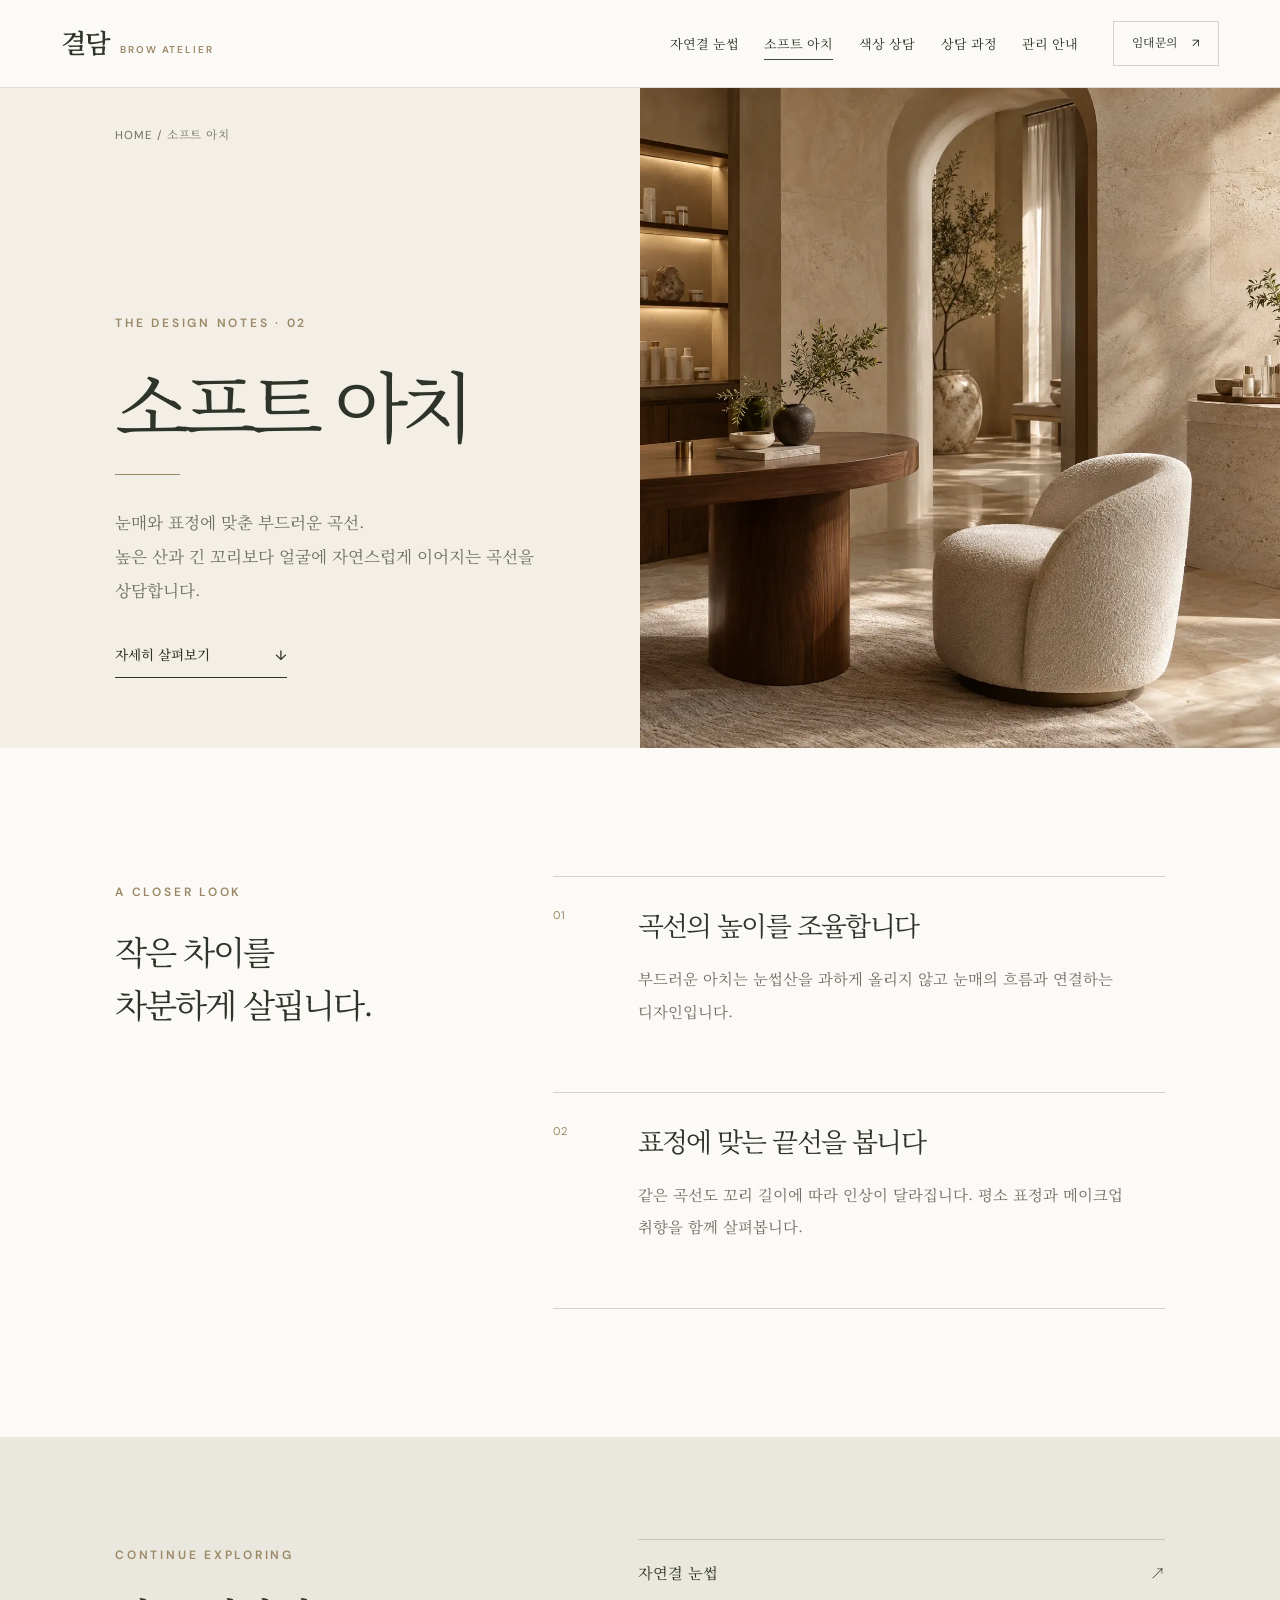
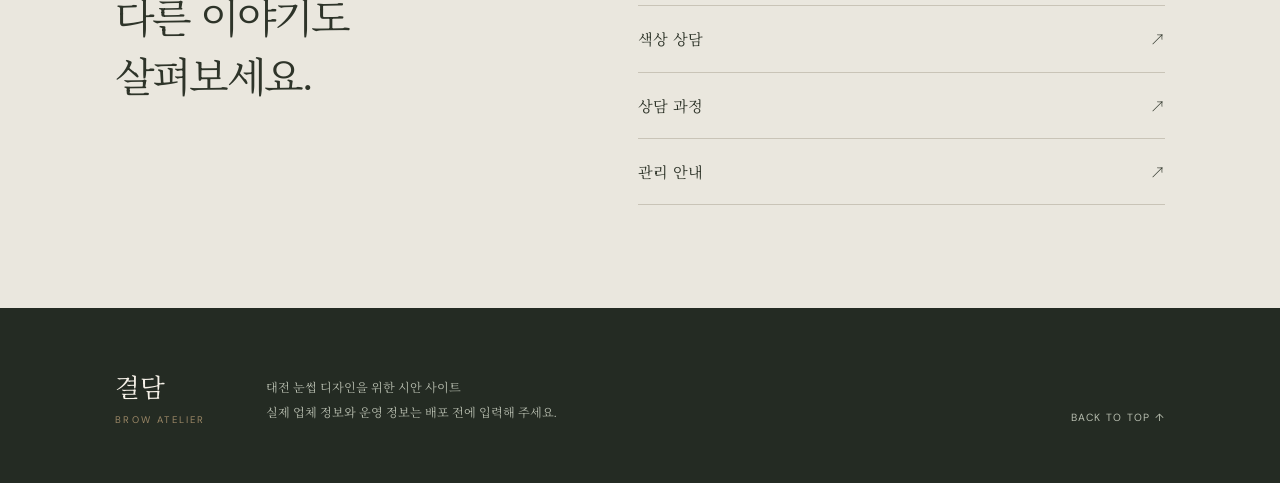
<file: soft-arch/index.html>
<!doctype html><html lang="ko"><head><meta charset="utf-8">
<meta name="viewport" content="width=device-width, initial-scale=1">
<title>소프트 아치 | 대전 눈썹문신 · 결담 브로우</title>
<meta name="description" content="대전 눈썹문신 소프트 아치 안내. 높은 산과 긴 꼬리보다 얼굴에 자연스럽게 이어지는 곡선을 상담합니다.">
<link rel="canonical" href="https://daejeon-eyebrow.tambleofficial.workers.dev/soft-arch/">
<meta property="og:type" content="website"><meta property="og:locale" content="ko_KR">
<meta property="og:site_name" content="결담 브로우"><meta property="og:title" content="소프트 아치 | 대전 눈썹문신 · 결담 브로우">
<meta property="og:description" content="대전 눈썹문신 소프트 아치 안내. 높은 산과 긴 꼬리보다 얼굴에 자연스럽게 이어지는 곡선을 상담합니다.">
<meta property="og:url" content="https://daejeon-eyebrow.tambleofficial.workers.dev/soft-arch/">
<meta property="og:image" content="https://daejeon-eyebrow.tambleofficial.workers.dev/assets/images/studio.webp">
<link rel="alternate" type="application/rss+xml" title="결담 브로우 RSS" href="https://daejeon-eyebrow.tambleofficial.workers.dev/rss.xml">
<link rel="describedby" href="https://daejeon-eyebrow.tambleofficial.workers.dev/llms.txt" type="text/plain">
<link rel="stylesheet" href="/assets/css/style.css">
<script src="/assets/js/site.js" defer></script>
</head><body><header class="site-header"><a class="brand" href="/" aria-label="결담 브로우 홈"><span class="brand-ko">결담</span><span class="brand-en">BROW ATELIER</span></a><button class="menu-button" aria-expanded="false" aria-controls="site-nav" type="button">MENU <span aria-hidden="true">☰</span></button><nav id="site-nav" class="site-nav" aria-label="주요 메뉴"><a href="/natural/" >자연결 눈썹</a><a href="/soft-arch/" aria-current=page>소프트 아치</a><a href="/color/" >색상 상담</a><a href="/process/" >상담 과정</a><a href="/aftercare/" >관리 안내</a></nav><a class="header-contact" href="https://pf.kakao.com/_QqyKn" target="_blank" rel="noopener noreferrer">임대문의 <span aria-hidden="true">↗</span></a></header><main><section class="detail-hero"><div class="detail-heading"><div class="breadcrumb"><a href="/">HOME</a><span> / </span>소프트 아치</div><span class="eyebrow">THE DESIGN NOTES · 02</span><h1>소프트 아치</h1><span class="heading-line"></span><p class="lead">눈매와 표정에 맞춘 부드러운 곡선.<br>높은 산과 긴 꼬리보다 얼굴에 자연스럽게 이어지는 곡선을 상담합니다.</p><a class="text-link" href="#read-more">자세히 살펴보기 <span aria-hidden="true">↓</span></a></div><div class="detail-image"><img src="/assets/images/studio.webp" alt="소프트 아치 안내 이미지" width="1024" height="1024"></div></section><div class="detail-content" id="read-more"><div class="detail-kicker"><span class="eyebrow">A CLOSER LOOK</span><p>작은 차이를<br>차분하게 살핍니다.</p></div><div class="detail-text"><section class="detail-block"><span class="number">01</span><div><h2>곡선의 높이를 조율합니다</h2><p>부드러운 아치는 눈썹산을 과하게 올리지 않고 눈매의 흐름과 연결하는 디자인입니다.</p></div></section><section class="detail-block"><span class="number">02</span><div><h2>표정에 맞는 끝선을 봅니다</h2><p>같은 곡선도 꼬리 길이에 따라 인상이 달라집니다. 평소 표정과 메이크업 취향을 함께 살펴봅니다.</p></div></section></div></div><section class="related"><div><span class="eyebrow">CONTINUE EXPLORING</span><h2>다른 이야기도<br>살펴보세요.</h2></div><div class="related-links"><a href="/natural/"><span>자연결 눈썹</span><span aria-hidden="true">↗</span></a><a href="/color/"><span>색상 상담</span><span aria-hidden="true">↗</span></a><a href="/process/"><span>상담 과정</span><span aria-hidden="true">↗</span></a><a href="/aftercare/"><span>관리 안내</span><span aria-hidden="true">↗</span></a></div></section></main><footer class="footer"><div class="footer-brand">결담 <span>BROW ATELIER</span></div><div class="footer-note"><p>대전 눈썹 디자인을 위한 시안 사이트</p><p>실제 업체 정보와 운영 정보는 배포 전에 입력해 주세요.</p></div><a href="/">BACK TO TOP ↑</a></footer></body></html>
</file>
<file: assets/css/style.css>
@import url('https://fonts.googleapis.com/css2?family=DM+Sans:wght@400;500;600;700&family=Noto+Serif+KR:wght@400;500;600&display=swap');
:root{--paper:#fcfaf6;--cream:#f3efe6;--ink:#2e3429;--muted:#706f65;--line:#d8d2c6;--olive:#3d4734;--gold:#9b8766}
*{box-sizing:border-box}html{scroll-behavior:smooth}body{margin:0;background:var(--paper);color:var(--ink);font-family:'Noto Serif KR',serif;line-height:1.8;-webkit-font-smoothing:antialiased}a{color:inherit;text-decoration:none}button{font:inherit}img{display:block;max-width:100%}h1,h2,h3,p{word-break:keep-all}::selection{background:#c7c9ae;color:var(--ink)}
.eyebrow,.number,.breadcrumb,.hero-caption,.brand-en,.menu-button,.header-contact,.text-link,.light-link,.carousel-hint,.footer,.studio-rule,.card-image-link{font-family:'DM Sans','Noto Serif KR',serif}.eyebrow{font-size:.75rem;font-weight:600;letter-spacing:.23em}
.site-header{height:88px;padding:0 clamp(24px,4.8vw,88px);display:flex;align-items:center;gap:35px;background:var(--paper);position:relative;z-index:5;border-bottom:1px solid rgba(61,71,52,.15)}.brand{display:flex;align-items:baseline;gap:12px;white-space:nowrap;margin-right:auto}.brand-ko{font-size:1.65rem;line-height:1;letter-spacing:-.1em;font-weight:600}.brand-en{font-size:.62rem;font-weight:600;letter-spacing:.19em;color:var(--gold)}.site-nav{display:flex;align-items:center;gap:clamp(13px,2vw,34px);white-space:nowrap}.site-nav a{font-size:.82rem;padding:12px 0;position:relative}.site-nav a:after{content:'';position:absolute;bottom:7px;left:0;right:100%;height:1px;background:var(--olive);transition:right .2s}.site-nav a:hover:after,.site-nav a[aria-current=page]:after{right:0}.header-contact{font-size:.74rem;border:1px solid var(--line);padding:11px 18px;white-space:nowrap;letter-spacing:.02em;transition:background .2s,color .2s}.header-contact:hover{background:var(--olive);color:white}.header-contact span{margin-left:12px}.menu-button{display:none}
.hero-banner{background:#d6cbb9}.hero-banner>a{display:block;line-height:0;overflow:hidden}.hero-banner img{width:100%;height:auto}.hero-caption{min-height:44px;padding:0 clamp(24px,4.8vw,88px);display:flex;align-items:center;justify-content:space-between;background:var(--olive);color:#e7e5d9;font-size:.61rem;letter-spacing:.18em}
.intro{padding:clamp(95px,10vw,170px) clamp(24px,9vw,160px);display:grid;grid-template-columns:28% 1fr;gap:4vw}.intro-side{display:flex;flex-direction:column;justify-content:space-between;align-items:flex-start;color:var(--gold)}.intro-number{font-family:'DM Sans',serif;font-size:.78rem;letter-spacing:.13em;color:var(--muted)}.intro-main{max-width:780px}.intro h1{font-weight:400;letter-spacing:-.075em;line-height:1.47;font-size:clamp(2.9rem,5.15vw,6rem);margin:-20px 0 35px}.intro h1 em,.statement h2 em{font-style:normal;color:#8c977f}.intro-main>p{font-size:1.04rem;line-height:2.15;color:var(--muted);max-width:620px;margin:0 0 32px}.text-link{font-size:.85rem;font-weight:500;display:inline-flex;gap:65px;align-items:center;border-bottom:1px solid var(--ink);padding:0 0 9px}.text-link:hover{color:#847255;border-color:#847255}
.studio-feature{display:grid;grid-template-columns:50% 50%;background:var(--cream);min-height:690px}.studio-photo{overflow:hidden}.studio-photo img{width:100%;height:100%;object-fit:cover}.studio-copy{padding:clamp(65px,8vw,150px) clamp(35px,8vw,140px);align-self:center}.studio-copy .eyebrow,.section-heading .eyebrow,.detail-heading>.eyebrow,.detail-kicker .eyebrow,.related .eyebrow{color:var(--gold)}.studio-copy h2{font-size:clamp(2.2rem,3.15vw,4rem);font-weight:400;line-height:1.5;letter-spacing:-.075em;margin:28px 0}.studio-copy>p{font-size:.99rem;color:var(--muted);line-height:2.1;margin:0 0 50px;max-width:470px}.studio-rule{border-top:1px solid var(--line);padding:13px 0;display:grid;grid-template-columns:55px 1fr;align-items:center;font-size:.88rem}.studio-rule:last-child{border-bottom:1px solid var(--line)}.studio-rule span:first-child{color:var(--gold);font-size:.73rem}
.carousel-section{padding:clamp(95px,10vw,165px) 0 clamp(85px,9vw,145px) clamp(24px,9vw,160px);overflow:hidden}.section-heading{display:flex;align-items:end;justify-content:space-between;gap:30px;padding-right:clamp(24px,9vw,160px);margin-bottom:35px}.section-heading h2{font-size:clamp(2.25rem,3.5vw,4.4rem);line-height:1.35;font-weight:400;letter-spacing:-.07em;margin:17px 0 0}.carousel-controls{display:flex;gap:9px;padding-bottom:5px}.carousel-controls button{width:52px;height:52px;border-radius:50%;border:1px solid var(--line);background:transparent;color:var(--ink);font-size:1.3rem;cursor:pointer;transition:background .2s,color .2s}.carousel-controls button:hover{background:var(--olive);color:white}.carousel{display:flex;overflow-x:auto;scroll-snap-type:x mandatory;scrollbar-width:none;scroll-behavior:smooth;gap:24px;padding-right:clamp(24px,9vw,160px)}.carousel::-webkit-scrollbar{display:none}.card{flex:0 0 clamp(275px,29vw,440px);scroll-snap-align:start}.card-image{aspect-ratio:1;overflow:hidden;position:relative;background:#e1dbd0}.card-image img{width:100%;height:100%;object-fit:cover;transition:transform .55s ease}.card:hover img{transform:scale(1.045)}.card-image-link{position:absolute;bottom:18px;right:18px;width:42px;height:42px;border-radius:50%;background:var(--paper);display:grid;place-items:center;font-size:1.1rem}.card-copy{padding:19px 0 0}.number{font-size:.7rem;letter-spacing:.12em;color:var(--gold)}.card-copy h3{font-size:1.6rem;font-weight:500;letter-spacing:-.06em;margin:12px 0 4px}.card-copy p{font-size:.85rem;color:var(--muted);margin:0}.carousel-hint{font-size:.72rem;letter-spacing:.1em;color:var(--muted);text-align:right;padding-right:clamp(24px,9vw,160px);margin-top:30px}.carousel-hint span{margin-left:15px}
.statement{background:var(--olive);color:#f7f4e9;display:grid;grid-template-columns:1.2fr .8fr;align-items:end;gap:80px;padding:clamp(95px,10vw,165px) clamp(24px,9vw,160px)}.statement .eyebrow{color:#cbbd9f}.statement h2{font-size:clamp(2.5rem,4.4vw,5.5rem);font-weight:400;letter-spacing:-.08em;line-height:1.5;margin:26px 0 0}.statement h2 em{color:#bdc9b1}.statement p{font-size:1rem;line-height:2.05;color:#d5d9cc;max-width:390px}.light-link{display:inline-flex;gap:45px;padding-bottom:8px;border-bottom:1px solid #d5d9cc;margin-top:25px;font-size:.8rem}
.footer{background:#242b23;color:#b7bdaf;padding:55px clamp(24px,9vw,160px);display:flex;align-items:end;gap:60px;font-size:.76rem}.footer-brand{font-family:'Noto Serif KR',serif;color:#f6f1e8;font-size:1.6rem;white-space:nowrap}.footer-brand span{display:block;font-family:'DM Sans',serif;color:var(--gold);font-size:.6rem;letter-spacing:.23em;margin-top:2px}.footer-note{margin-right:auto}.footer-note p{margin:3px 0}.footer>a{font-family:'DM Sans',serif;letter-spacing:.12em;font-size:.65rem;white-space:nowrap}
.detail-hero{display:grid;grid-template-columns:50% 50%;min-height:660px;background:var(--cream)}.detail-heading{padding:38px clamp(35px,7vw,125px) 70px clamp(24px,9vw,160px);display:flex;flex-direction:column;align-items:flex-start}.breadcrumb{font-size:.72rem;letter-spacing:.08em;color:var(--muted);margin-bottom:auto}.breadcrumb a:hover{text-decoration:underline}.detail-heading>.eyebrow{margin-top:70px}.detail-heading h1{font-size:clamp(3.3rem,6vw,7.2rem);font-weight:400;line-height:1.32;letter-spacing:-.09em;margin:18px 0 20px}.heading-line{display:block;width:65px;height:1px;background:var(--gold)}.lead{font-size:1.04rem;color:var(--muted);line-height:2.05;max-width:490px;margin:30px 0 36px}.detail-image{overflow:hidden}.detail-image img{height:100%;width:100%;object-fit:cover}.detail-content{padding:clamp(95px,10vw,165px) clamp(24px,9vw,160px);display:grid;grid-template-columns:35% 1fr;gap:70px}.detail-kicker p{font-size:clamp(1.8rem,2.6vw,3rem);font-weight:400;line-height:1.6;letter-spacing:-.06em;margin:20px 0}.detail-block{border-top:1px solid var(--line);display:grid;grid-template-columns:70px 1fr;gap:15px;padding:28px 0 65px}.detail-block:last-child{border-bottom:1px solid var(--line)}.detail-block h2{font-size:clamp(1.4rem,2.1vw,2.4rem);font-weight:400;letter-spacing:-.06em;line-height:1.5;margin:0 0 17px}.detail-block p{font-size:.96rem;line-height:2.1;color:var(--muted);margin:0;max-width:550px}
.related{background:#eae7de;display:grid;grid-template-columns:45% 1fr;gap:50px;padding:clamp(85px,8vw,130px) clamp(24px,9vw,160px)}.related h2{font-size:clamp(2.1rem,3.2vw,4rem);font-weight:400;letter-spacing:-.07em;line-height:1.45;margin:18px 0}.related-links a{border-bottom:1px solid #c9c4b7;padding:19px 0;display:flex;justify-content:space-between;font-size:.95rem}.related-links a:first-child{border-top:1px solid #c9c4b7}.related-links a:hover{color:#856f4c}
@media(max-width:1100px){.site-header{gap:16px}.site-nav{gap:15px}.site-nav a{font-size:.75rem}.header-contact{display:none}.studio-copy{padding:65px 50px}.detail-heading{padding-right:45px}}
@media(max-width:820px){.site-header{height:70px;padding:0 25px}.menu-button{display:block;border:0;background:transparent;cursor:pointer;font-size:.73rem;letter-spacing:.13em;padding:16px 0}.menu-button span{font-size:1.2rem;margin-left:8px}.site-nav{display:none;position:absolute;top:70px;left:0;right:0;background:var(--paper);padding:18px 25px 30px;box-shadow:0 14px 20px rgba(46,52,41,.1);flex-direction:column;align-items:stretch;gap:0}.site-nav.open{display:flex}.site-nav a{font-size:1rem;border-bottom:1px solid var(--line);padding:15px 0}.site-nav a:after{display:none}.intro{grid-template-columns:1fr;gap:28px;padding:95px 45px}.intro-side{flex-direction:row}.intro h1{margin:0}.intro-number{display:none}.studio-feature{grid-template-columns:1fr}.studio-photo{height:55vw;min-height:420px}.studio-copy{padding:85px 45px}.carousel-section{padding-left:45px}.section-heading{padding-right:45px}.carousel{padding-right:45px}.carousel-hint{padding-right:45px}.statement{grid-template-columns:1fr;gap:35px;padding:90px 45px}.detail-hero{grid-template-columns:1fr}.detail-heading{min-height:530px;padding:32px 45px 70px}.detail-image{height:70vw;max-height:700px}.detail-content{grid-template-columns:1fr;gap:30px;padding:95px 45px}.related{grid-template-columns:1fr;gap:25px;padding:80px 45px}.footer{padding:50px 45px}}
@media(max-width:560px){.brand-ko{font-size:1.38rem}.brand-en{font-size:.53rem}.hero-caption{padding:0 20px;min-height:34px}.hero-caption span:nth-child(2){display:none}.hero-caption{font-size:.52rem}.intro{padding:84px 25px 95px}.intro-side .eyebrow{font-size:.64rem}.intro h1{font-size:2.75rem}.intro-main>p{font-size:.95rem}.studio-photo{height:100vw;min-height:0}.studio-copy{padding:75px 25px 85px}.studio-copy h2{font-size:2.2rem}.carousel-section{padding:85px 0 95px 25px}.section-heading{padding-right:25px;align-items:end}.section-heading h2{font-size:2.18rem}.section-heading .eyebrow{font-size:.64rem}.carousel-controls button{width:37px;height:37px;font-size:1rem}.carousel{gap:15px;padding-right:25px}.card{flex-basis:80vw}.card-copy h3{font-size:1.4rem}.carousel-hint{padding-right:25px}.statement{padding:85px 25px}.statement h2{font-size:2.75rem}.footer{padding:50px 25px;display:block}.footer-note{margin:28px 0}.detail-heading{padding:28px 25px 65px;min-height:470px}.detail-heading h1{font-size:3.8rem}.detail-image{height:100vw}.detail-content{padding:85px 25px}.detail-block{grid-template-columns:45px 1fr;padding-bottom:48px}.related{padding:75px 25px}.related h2{font-size:2.4rem}}
@media(prefers-reduced-motion:reduce){html,.carousel{scroll-behavior:auto}.card-image img,.site-nav a:after{transition:none}}

/* Responsive lease hero and touch refinements */
.hero-mobile-copy{display:none}
@media(max-width:560px){
  .hero-banner img{width:100%;height:auto;object-fit:contain}
  .hero-mobile-copy{display:block;background:#f2ede3;padding:35px 25px 39px;border-top:1px solid #ded5c6}
  .hero-mobile-copy .eyebrow{color:#9b8766;font-size:.75rem}
  .hero-mobile-copy h2{font-weight:500;font-size:clamp(1.9rem,8vw,2.35rem);line-height:1.35;letter-spacing:-.07em;margin:12px 0 8px}
  .hero-mobile-copy h2 em{font-style:normal;color:#a98150}
  .hero-mobile-copy p{color:#625f53;font-size:1rem;line-height:1.75;margin:0 0 24px}
  .hero-mobile-copy a{display:flex;align-items:center;justify-content:space-between;min-height:52px;max-width:240px;padding:12px 20px;background:#675d47;color:#fff;border-radius:3px;font-size:1rem}
  .hero-caption{min-height:38px}
  .site-header{min-width:0}.brand{min-width:0}.menu-button{min-width:62px;min-height:44px}
  .intro-main>p,.studio-copy>p,.statement p,.lead,.detail-block p{font-size:1rem;line-height:1.95}
  .carousel-controls button{width:44px;height:44px}
  .card{flex-basis:82vw}.card-copy p{font-size:.93rem;line-height:1.65}
  .related-links a{min-height:56px;align-items:center;font-size:1rem}
  .footer{font-size:.86rem}.footer-note p{line-height:1.8}
}
@media(max-width:360px){
  .brand-en{display:none}
  .intro h1{font-size:2.35rem}
  .statement h2{font-size:2.45rem}
  .section-heading h2{font-size:1.9rem}
  .detail-heading h1{font-size:3.25rem}
}
</file>
